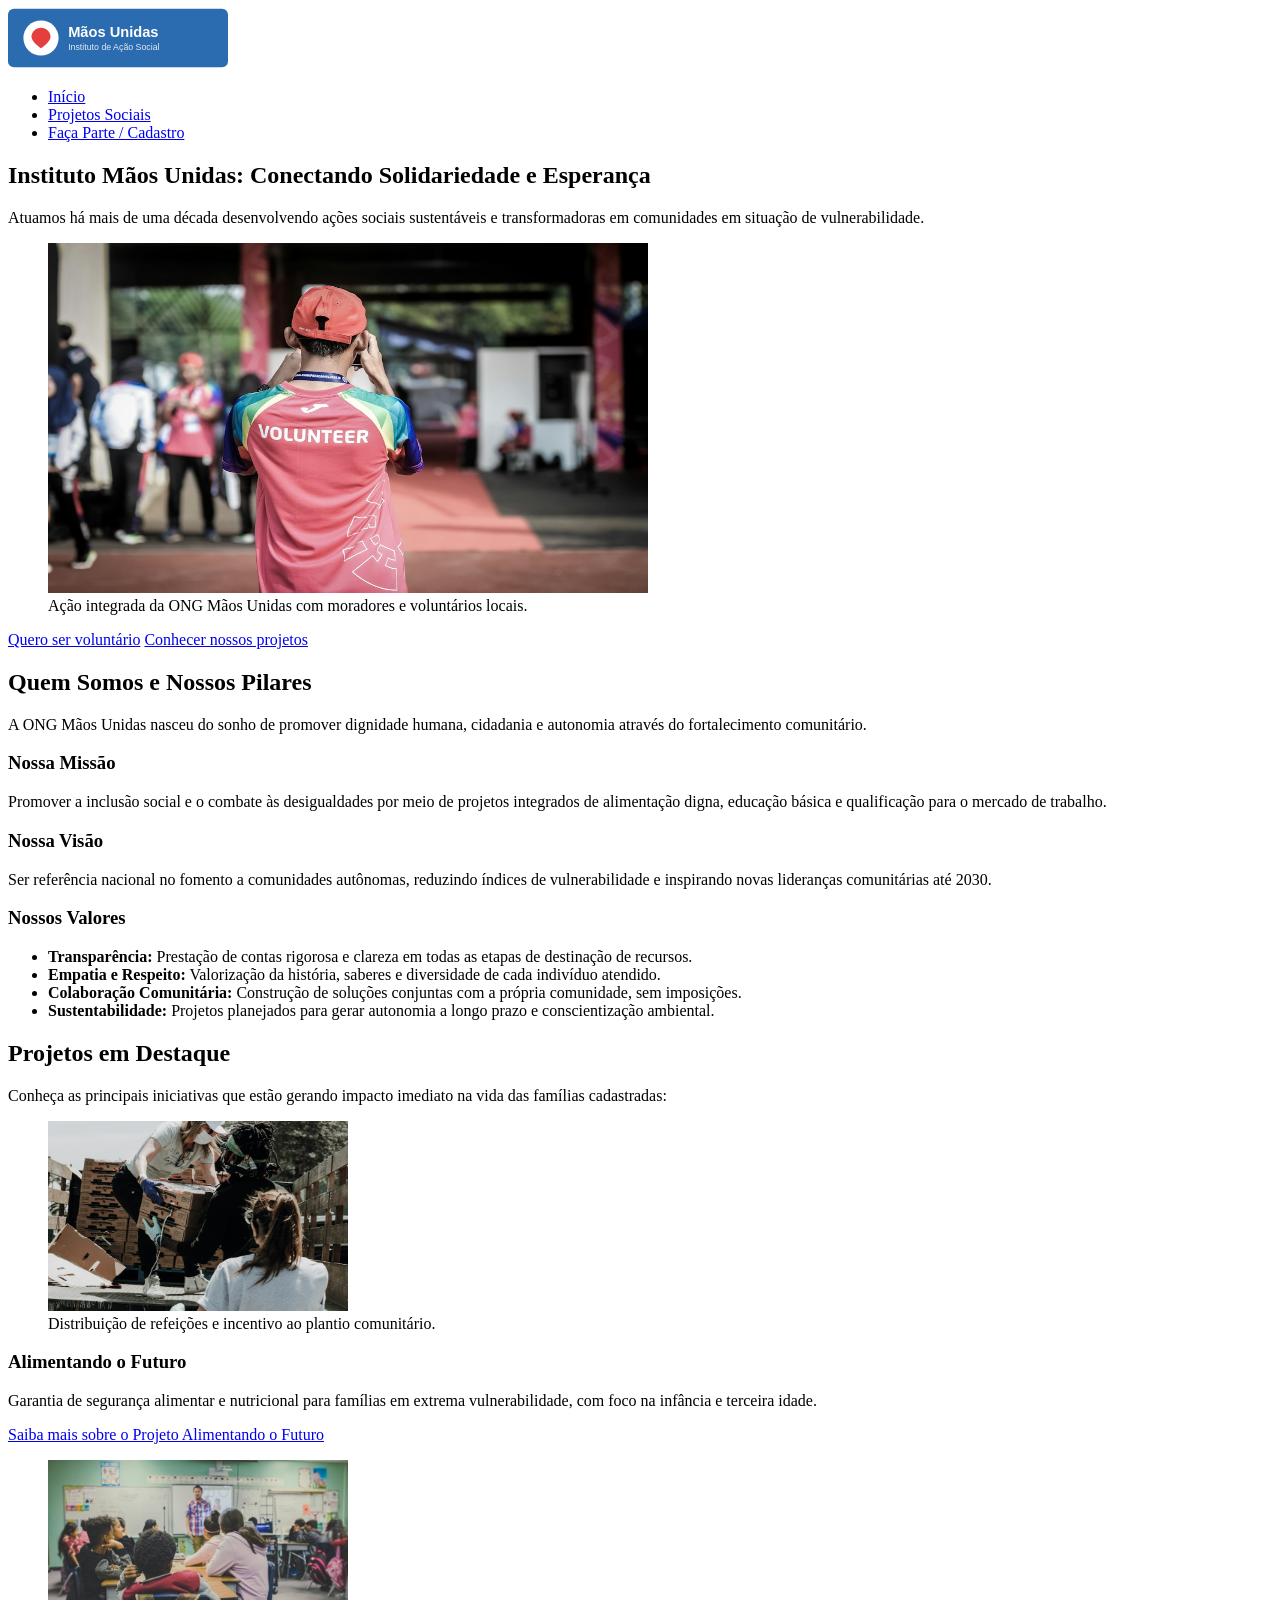
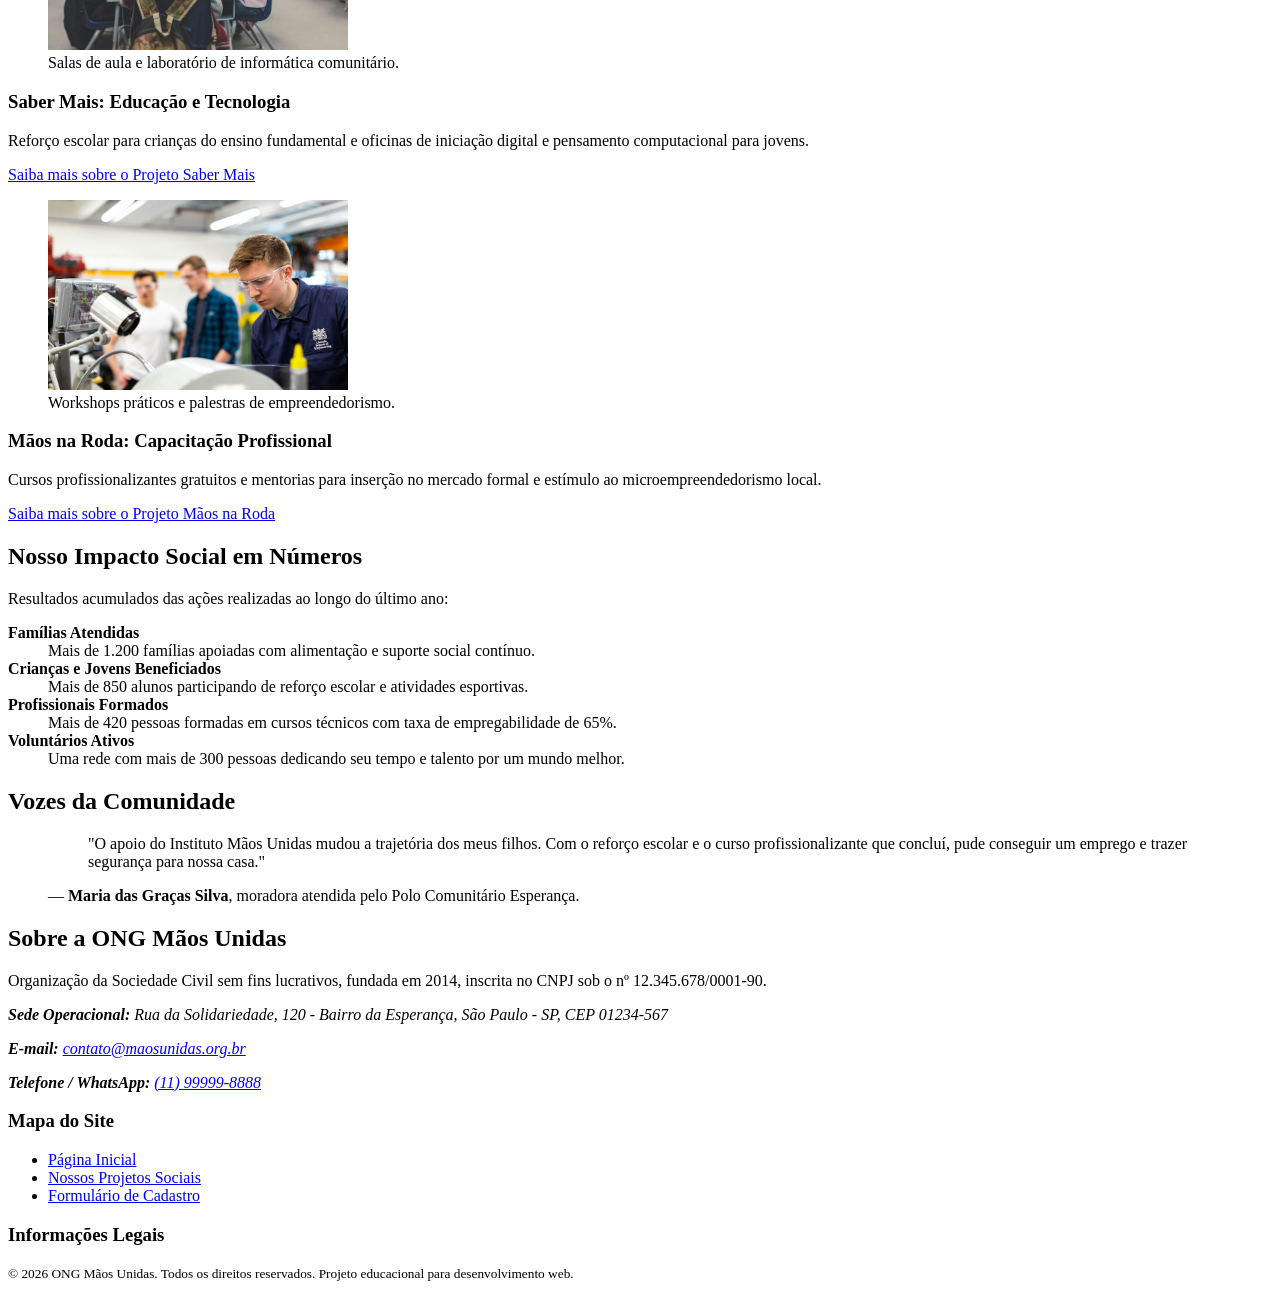
<file: index.html>
<!DOCTYPE html>
<html lang="pt-BR">
<head>
    <meta charset="UTF-8">
    <meta name="viewport" content="width=device-width, initial-scale=1.0">
    <meta name="description" content="ONG Mãos Unidas - Transformando realidades através da educação, segurança alimentar e capacitação profissional comunitária.">
    <meta name="keywords" content="ONG, terceiro setor, voluntariado, solidariedade, projetos sociais, doação">
    <meta name="author" content="ONG Mãos Unidas">
    <title>ONG Mãos Unidas | Página Inicial</title>
</head>
<body>

    <!-- CABEÇALHO PRINCIPAL DA APLICAÇÃO -->
    <header>
        <div>
            <a href="index.html">
                <img src="assets/images/logo.svg" alt="Logotipo da ONG Mãos Unidas - Duas mãos estilizadas formando um coração" width="220" height="60">
            </a>
        </div>
        
        <!-- MENU DE NAVEGAÇÃO PRINCIPAL -->
        <nav aria-label="Navegação Principal">
            <ul>
                <li><a href="index.html" aria-current="page">Início</a></li>
                <li><a href="pages/projetos.html">Projetos Sociais</a></li>
                <li><a href="pages/cadastro.html">Faça Parte / Cadastro</a></li>
            </ul>
        </nav>
    </header>

    <!-- CONTEÚDO PRINCIPAL DA PÁGINA INICIAL -->
    <main>

        <!-- SEÇÃO HERO / APRESENTAÇÃO -->
        <section aria-labelledby="titulo-hero">
            <h1 id="titulo-hero">Instituto Mãos Unidas: Conectando Solidariedade e Esperança</h1>
            <p>Atuamos há mais de uma década desenvolvendo ações sociais sustentáveis e transformadoras em comunidades em situação de vulnerabilidade.</p>
            
            <figure>
                <img src="assets/images/hero-ong.jpg" alt="Equipe de voluntários e membros da comunidade reunidos em ação social solidária" width="600" height="350">
                <figcaption>Ação integrada da ONG Mãos Unidas com moradores e voluntários locais.</figcaption>
            </figure>

            <p>
                <a href="pages/cadastro.html">Quero ser voluntário</a>
                <a href="pages/projetos.html">Conhecer nossos projetos</a>
            </p>
        </section>

        <!-- SEÇÃO QUEM SOMOS / PILARES INSTITUCIONAIS -->
        <section aria-labelledby="titulo-institucional">
            <h2 id="titulo-institucional">Quem Somos e Nossos Pilares</h2>
            <p>A ONG Mãos Unidas nasceu do sonho de promover dignidade humana, cidadania e autonomia através do fortalecimento comunitário.</p>

            <article>
                <h3>Nossa Missão</h3>
                <p>Promover a inclusão social e o combate às desigualdades por meio de projetos integrados de alimentação digna, educação básica e qualificação para o mercado de trabalho.</p>
            </article>

            <article>
                <h3>Nossa Visão</h3>
                <p>Ser referência nacional no fomento a comunidades autônomas, reduzindo índices de vulnerabilidade e inspirando novas lideranças comunitárias até 2030.</p>
            </article>

            <article>
                <h3>Nossos Valores</h3>
                <ul>
                    <li><strong>Transparência:</strong> Prestação de contas rigorosa e clareza em todas as etapas de destinação de recursos.</li>
                    <li><strong>Empatia e Respeito:</strong> Valorização da história, saberes e diversidade de cada indivíduo atendido.</li>
                    <li><strong>Colaboração Comunitária:</strong> Construção de soluções conjuntas com a própria comunidade, sem imposições.</li>
                    <li><strong>Sustentabilidade:</strong> Projetos planejados para gerar autonomia a longo prazo e conscientização ambiental.</li>
                </ul>
            </article>
        </section>

        <!-- SEÇÃO DESTAQUES DOS PROJETOS -->
        <section aria-labelledby="titulo-destaques">
            <h2 id="titulo-destaques">Projetos em Destaque</h2>
            <p>Conheça as principais iniciativas que estão gerando impacto imediato na vida das famílias cadastradas:</p>

            <!-- Card Destaque 1 -->
            <article>
                <figure>
                    <img src="assets/images/projeto-alimentacao.jpg" alt="Voluntários organizando alimentos frescos e cestas para distribuição comunitária" width="300" height="190">
                    <figcaption>Distribuição de refeições e incentivo ao plantio comunitário.</figcaption>
                </figure>
                <h3>Alimentando o Futuro</h3>
                <p>Garantia de segurança alimentar e nutricional para famílias em extrema vulnerabilidade, com foco na infância e terceira idade.</p>
                <p><a href="pages/projetos.html#projeto-alimentando">Saiba mais sobre o Projeto Alimentando o Futuro</a></p>
            </article>

            <!-- Card Destaque 2 -->
            <article>
                <figure>
                    <img src="assets/images/projeto-educacao.jpg" alt="Crianças e jovens em atividade de aprendizado e inclusão educacional" width="300" height="190">
                    <figcaption>Salas de aula e laboratório de informática comunitário.</figcaption>
                </figure>
                <h3>Saber Mais: Educação e Tecnologia</h3>
                <p>Reforço escolar para crianças do ensino fundamental e oficinas de iniciação digital e pensamento computacional para jovens.</p>
                <p><a href="pages/projetos.html#projeto-saber-mais">Saiba mais sobre o Projeto Saber Mais</a></p>
            </article>

            <!-- Card Destaque 3 -->
            <article>
                <figure>
                    <img src="assets/images/projeto-capacitacao.jpg" alt="Pessoas participando de oficina de capacitação profissional e técnica" width="300" height="190">
                    <figcaption>Workshops práticos e palestras de empreendedorismo.</figcaption>
                </figure>
                <h3>Mãos na Roda: Capacitação Profissional</h3>
                <p>Cursos profissionalizantes gratuitos e mentorias para inserção no mercado formal e estímulo ao microempreendedorismo local.</p>
                <p><a href="pages/projetos.html#projeto-maos-na-roda">Saiba mais sobre o Projeto Mãos na Roda</a></p>
            </article>
        </section>

        <!-- SEÇÃO RESULTADOS E IMPACTO -->
        <section aria-labelledby="titulo-impacto">
            <h2 id="titulo-impacto">Nosso Impacto Social em Números</h2>
            <p>Resultados acumulados das ações realizadas ao longo do último ano:</p>
            
            <dl>
                <dt><strong>Famílias Atendidas</strong></dt>
                <dd>Mais de 1.200 famílias apoiadas com alimentação e suporte social contínuo.</dd>

                <dt><strong>Crianças e Jovens Beneficiados</strong></dt>
                <dd>Mais de 850 alunos participando de reforço escolar e atividades esportivas.</dd>

                <dt><strong>Profissionais Formados</strong></dt>
                <dd>Mais de 420 pessoas formadas em cursos técnicos com taxa de empregabilidade de 65%.</dd>

                <dt><strong>Voluntários Ativos</strong></dt>
                <dd>Uma rede com mais de 300 pessoas dedicando seu tempo e talento por um mundo melhor.</dd>
            </dl>
        </section>

        <!-- CONTEÚDO COMPLEMENTAR (ASIDE) -->
        <aside aria-labelledby="titulo-depoimento">
            <h2 id="titulo-depoimento">Vozes da Comunidade</h2>
            <figure>
                <blockquote>
                    <p>"O apoio do Instituto Mãos Unidas mudou a trajetória dos meus filhos. Com o reforço escolar e o curso profissionalizante que concluí, pude conseguir um emprego e trazer segurança para nossa casa."</p>
                </blockquote>
                <figcaption>— <strong>Maria das Graças Silva</strong>, moradora atendida pelo Polo Comunitário Esperança.</figcaption>
            </figure>
        </aside>

    </main>

    <!-- RODAPÉ INSTITUCIONAL -->
    <footer>
        <section aria-labelledby="rodape-sobre">
            <h2 id="rodape-sobre">Sobre a ONG Mãos Unidas</h2>
            <p>Organização da Sociedade Civil sem fins lucrativos, fundada em 2014, inscrita no CNPJ sob o nº 12.345.678/0001-90.</p>
            
            <address>
                <p><strong>Sede Operacional:</strong> Rua da Solidariedade, 120 - Bairro da Esperança, São Paulo - SP, CEP 01234-567</p>
                <p><strong>E-mail:</strong> <a href="mailto:contato@maosunidas.org.br">contato@maosunidas.org.br</a></p>
                <p><strong>Telefone / WhatsApp:</strong> <a href="tel:+5511999998888">(11) 99999-8888</a></p>
            </address>
        </section>

        <!-- NAVEGAÇÃO SECUNDÁRIA DO RODAPÉ -->
        <nav aria-label="Links rápidos do rodapé">
            <h3>Mapa do Site</h3>
            <ul>
                <li><a href="index.html">Página Inicial</a></li>
                <li><a href="pages/projetos.html">Nossos Projetos Sociais</a></li>
                <li><a href="pages/cadastro.html">Formulário de Cadastro</a></li>
            </ul>
        </nav>

        <section aria-labelledby="rodape-direitos">
            <h3 id="rodape-direitos">Informações Legais</h3>
            <p><small>&copy; 2026 ONG Mãos Unidas. Todos os direitos reservados. Projeto educacional para desenvolvimento web.</small></p>
        </section>
    </footer>

</body>
</html>
</file>
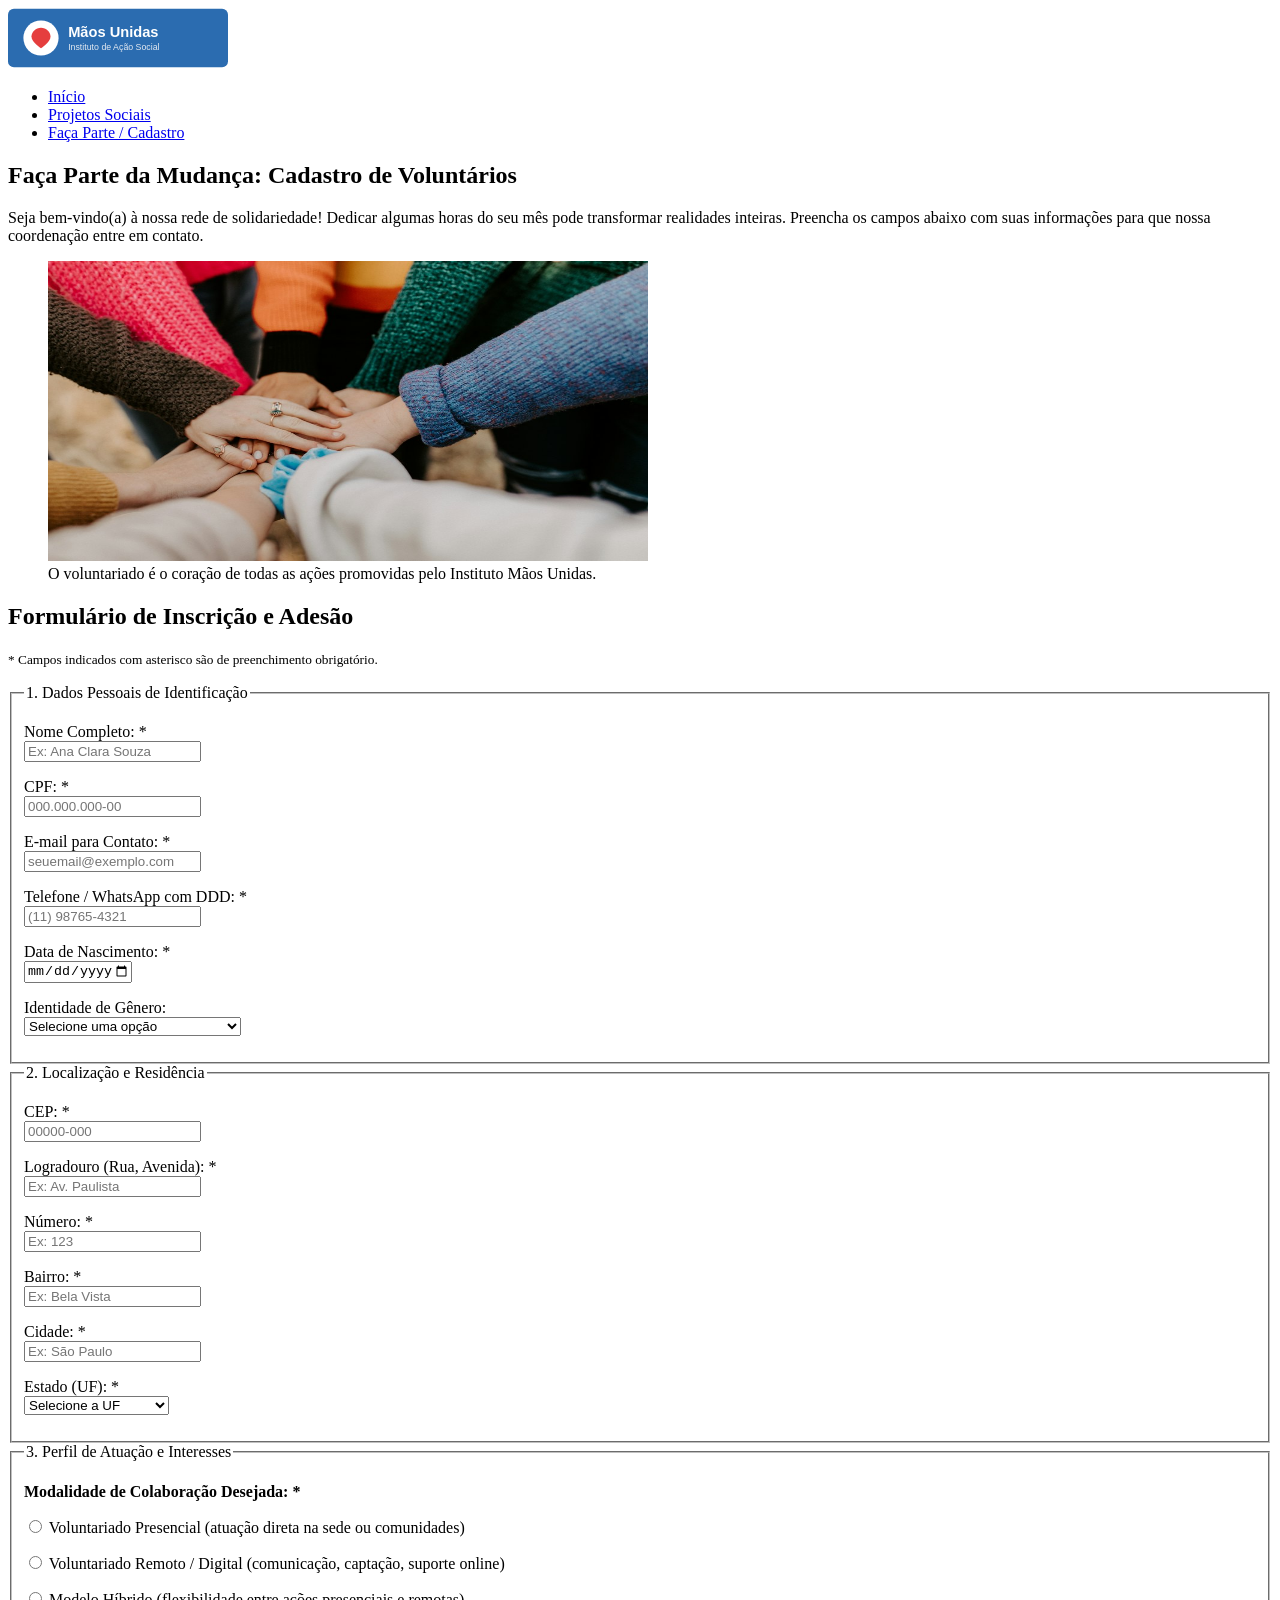
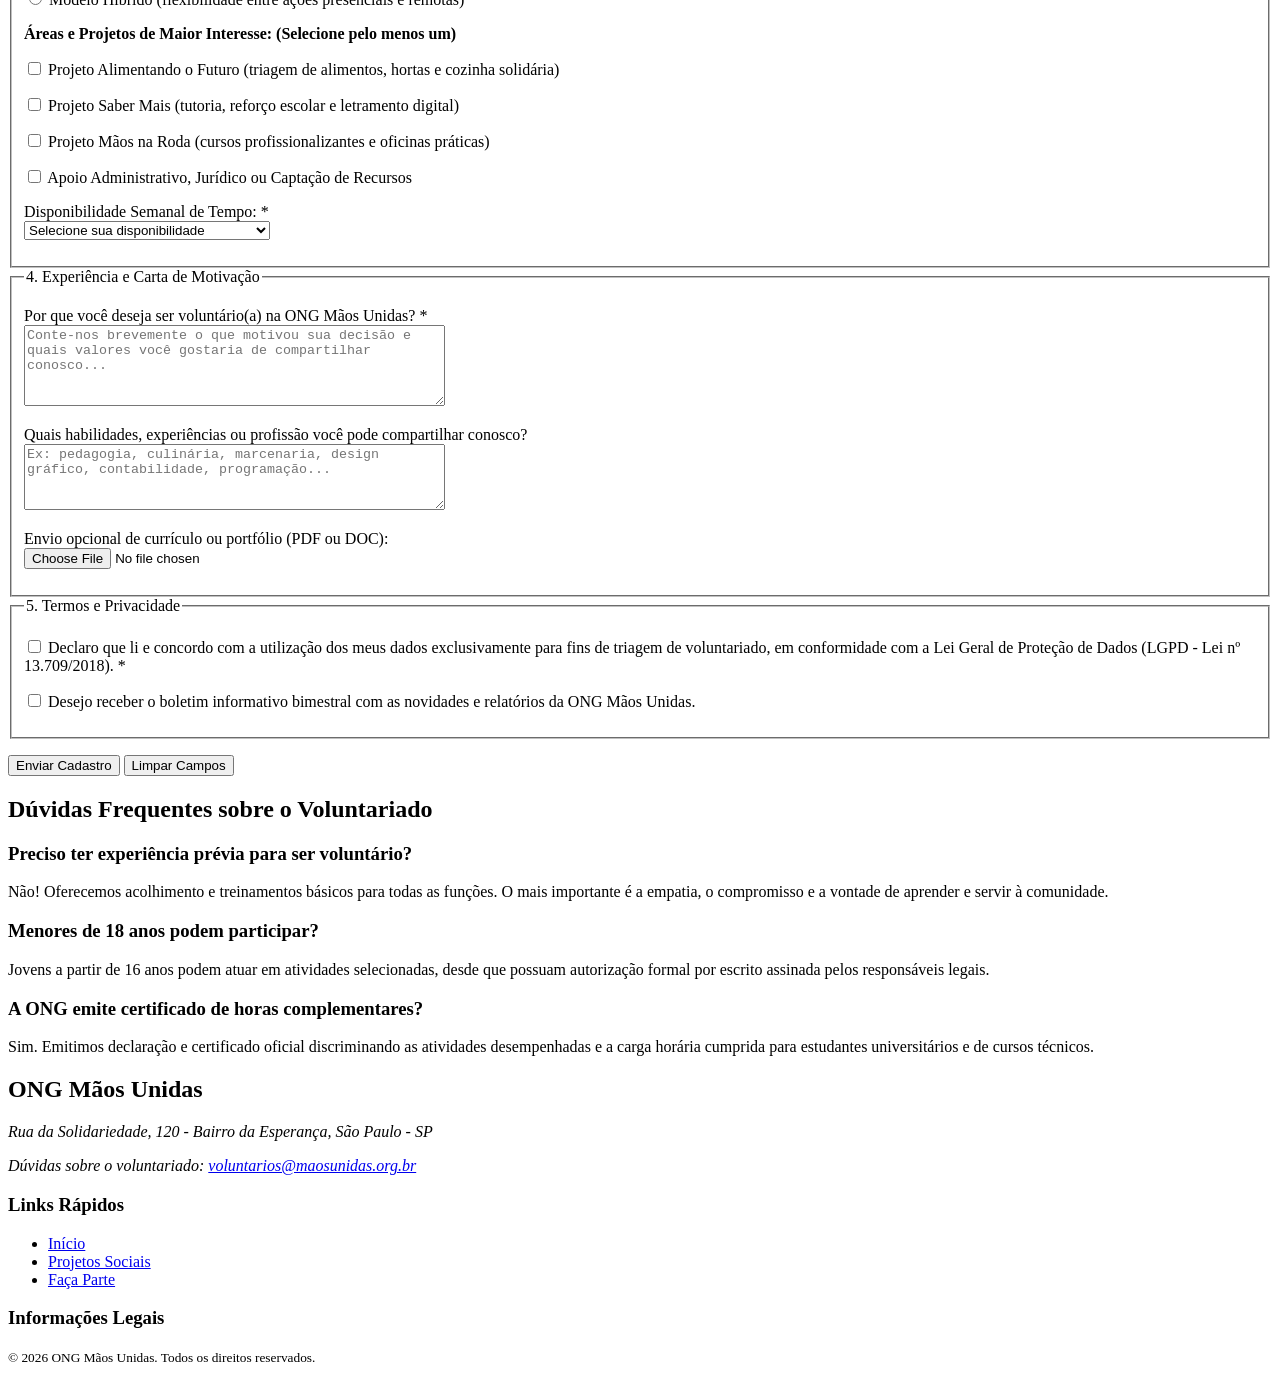
<file: pages/cadastro.html>
<!DOCTYPE html>
<html lang="pt-BR">
<head>
    <meta charset="UTF-8">
    <meta name="viewport" content="width=device-width, initial-scale=1.0">
    <meta name="description" content="Cadastre-se como voluntário na ONG Mãos Unidas e faça a diferença na vida de famílias em situação de vulnerabilidade.">
    <meta name="keywords" content="cadastro de voluntários, seja voluntário, terceiro setor, solidariedade, ONG Mãos Unidas">
    <meta name="author" content="ONG Mãos Unidas">
    <title>Faça Parte / Cadastro | ONG Mãos Unidas</title>
</head>
<body>

    <!-- CABEÇALHO DA PÁGINA -->
    <header>
        <div>
            <a href="../index.html">
                <img src="../assets/images/logo.svg" alt="Logotipo da ONG Mãos Unidas" width="220" height="60">
            </a>
        </div>

        <!-- MENU DE NAVEGAÇÃO PRINCIPAL -->
        <nav aria-label="Navegação Principal">
            <ul>
                <li><a href="../index.html">Início</a></li>
                <li><a href="projetos.html">Projetos Sociais</a></li>
                <li><a href="cadastro.html" aria-current="page">Faça Parte / Cadastro</a></li>
            </ul>
        </nav>
    </header>

    <!-- CONTEÚDO PRINCIPAL -->
    <main>

        <!-- SEÇÃO HERO / APRESENTAÇÃO DO CADASTRO -->
        <section aria-labelledby="titulo-cadastro">
            <h1 id="titulo-cadastro">Faça Parte da Mudança: Cadastro de Voluntários</h1>
            <p>Seja bem-vindo(a) à nossa rede de solidariedade! Dedicar algumas horas do seu mês pode transformar realidades inteiras. Preencha os campos abaixo com suas informações para que nossa coordenação entre em contato.</p>

            <figure>
                <img src="../assets/images/voluntariado.jpg" alt="Mãos de voluntários unidas em círculo simbolizando trabalho comunitário e cooperação" width="600" height="300">
                <figcaption>O voluntariado é o coração de todas as ações promovidas pelo Instituto Mãos Unidas.</figcaption>
            </figure>
        </section>

        <!-- SEÇÃO DO FORMULÁRIO DE CADASTRO -->
        <section aria-labelledby="titulo-formulario">
            <h2 id="titulo-formulario">Formulário de Inscrição e Adesão</h2>
            <p><small>* Campos indicados com asterisco são de preenchimento obrigatório.</small></p>

            <form action="#" method="post">

                <!-- GRUPO 1: DADOS PESSOAIS -->
                <fieldset>
                    <legend>1. Dados Pessoais de Identificação</legend>

                    <p>
                        <label for="nome-completo">Nome Completo: *</label><br>
                        <input type="text" id="nome-completo" name="nome_completo" placeholder="Ex: Ana Clara Souza" autocomplete="name" required minlength="3" maxlength="100">
                    </p>

                    <p>
                        <label for="cpf">CPF: *</label><br>
                        <input type="text" id="cpf" name="cpf" placeholder="000.000.000-00" pattern="[0-9]{3}\.[0-9]{3}\.[0-9]{3}-[0-9]{2}" title="Digite um CPF válido no formato: 000.000.000-00" maxlength="14" required>
                    </p>

                    <p>
                        <label for="email">E-mail para Contato: *</label><br>
                        <input type="email" id="email" name="email" placeholder="seuemail@exemplo.com" autocomplete="email" required>
                    </p>

                    <p>
                        <label for="telefone">Telefone / WhatsApp com DDD: *</label><br>
                        <input type="tel" id="telefone" name="telefone" placeholder="(11) 98765-4321" pattern="\([0-9]{2}\)\s[0-9]{4,5}-[0-9]{4}" title="Digite o telefone no formato: (XX) XXXXX-XXXX ou (XX) XXXX-XXXX" maxlength="15" autocomplete="tel" required>
                    </p>

                    <p>
                        <label for="data-nascimento">Data de Nascimento: *</label><br>
                        <input type="date" id="data-nascimento" name="data_nascimento" min="1920-01-01" max="2010-12-31" required>
                    </p>

                    <p>
                        <label for="genero">Identidade de Gênero:</label><br>
                        <select id="genero" name="genero">
                            <option value="">Selecione uma opção</option>
                            <option value="feminino">Feminino</option>
                            <option value="masculino">Masculino</option>
                            <option value="nao-binario">Não-binário</option>
                            <option value="outro">Outro / Prefiro me autodescrever</option>
                            <option value="nao-informar">Prefiro não informar</option>
                        </select>
                    </p>
                </fieldset>

                <!-- GRUPO 2: ENDEREÇO E LOCALIZAÇÃO -->
                <fieldset>
                    <legend>2. Localização e Residência</legend>

                    <p>
                        <label for="cep">CEP: *</label><br>
                        <input type="text" id="cep" name="cep" placeholder="00000-000" pattern="[0-9]{5}-[0-9]{3}" title="Digite o CEP no formato: 00000-000" maxlength="9" autocomplete="postal-code" required>
                    </p>

                    <p>
                        <label for="logradouro">Logradouro (Rua, Avenida): *</label><br>
                        <input type="text" id="logradouro" name="logradouro" placeholder="Ex: Av. Paulista" required>
                    </p>

                    <p>
                        <label for="numero">Número: *</label><br>
                        <input type="text" id="numero" name="numero" placeholder="Ex: 123" required>
                    </p>

                    <p>
                        <label for="bairro">Bairro: *</label><br>
                        <input type="text" id="bairro" name="bairro" placeholder="Ex: Bela Vista" required>
                    </p>

                    <p>
                        <label for="cidade">Cidade: *</label><br>
                        <input type="text" id="cidade" name="cidade" placeholder="Ex: São Paulo" required>
                    </p>

                    <p>
                        <label for="estado">Estado (UF): *</label><br>
                        <select id="estado" name="estado" required>
                            <option value="">Selecione a UF</option>
                            <option value="AC">Acre</option>
                            <option value="AL">Alagoas</option>
                            <option value="AP">Amapá</option>
                            <option value="AM">Amazonas</option>
                            <option value="BA">Bahia</option>
                            <option value="CE">Ceará</option>
                            <option value="DF">Distrito Federal</option>
                            <option value="ES">Espírito Santo</option>
                            <option value="GO">Goiás</option>
                            <option value="MA">Maranhão</option>
                            <option value="MT">Mato Grosso</option>
                            <option value="MS">Mato Grosso do Sul</option>
                            <option value="MG">Minas Gerais</option>
                            <option value="PA">Pará</option>
                            <option value="PB">Paraíba</option>
                            <option value="PR">Paraná</option>
                            <option value="PE">Pernambuco</option>
                            <option value="PI">Piauí</option>
                            <option value="RJ">Rio de Janeiro</option>
                            <option value="RN">Rio Grande do Norte</option>
                            <option value="RS">Rio Grande do Sul</option>
                            <option value="RO">Rondônia</option>
                            <option value="RR">Roraima</option>
                            <option value="SC">Santa Catarina</option>
                            <option value="SP">São Paulo</option>
                            <option value="SE">Sergipe</option>
                            <option value="TO">Tocantins</option>
                        </select>
                    </p>
                </fieldset>

                <!-- GRUPO 3: PREFERÊNCIAS DE VOLUNTARIADO -->
                <fieldset>
                    <legend>3. Perfil de Atuação e Interesses</legend>

                    <p><strong>Modalidade de Colaboração Desejada: *</strong></p>
                    <p>
                        <input type="radio" id="modalidade-presencial" name="modalidade" value="presencial" required>
                        <label for="modalidade-presencial">Voluntariado Presencial (atuação direta na sede ou comunidades)</label>
                    </p>
                    <p>
                        <input type="radio" id="modalidade-remoto" name="modalidade" value="remoto">
                        <label for="modalidade-remoto">Voluntariado Remoto / Digital (comunicação, captação, suporte online)</label>
                    </p>
                    <p>
                        <input type="radio" id="modalidade-hibrido" name="modalidade" value="hibrido">
                        <label for="modalidade-hibrido">Modelo Híbrido (flexibilidade entre ações presenciais e remotas)</label>
                    </p>

                    <p><strong>Áreas e Projetos de Maior Interesse: (Selecione pelo menos um)</strong></p>
                    <p>
                        <input type="checkbox" id="area-alimentacao" name="areas_interesse[]" value="alimentacao">
                        <label for="area-alimentacao">Projeto Alimentando o Futuro (triagem de alimentos, hortas e cozinha solidária)</label>
                    </p>
                    <p>
                        <input type="checkbox" id="area-educacao" name="areas_interesse[]" value="educacao">
                        <label for="area-educacao">Projeto Saber Mais (tutoria, reforço escolar e letramento digital)</label>
                    </p>
                    <p>
                        <input type="checkbox" id="area-capacitacao" name="areas_interesse[]" value="capacitacao">
                        <label for="area-capacitacao">Projeto Mãos na Roda (cursos profissionalizantes e oficinas práticas)</label>
                    </p>
                    <p>
                        <input type="checkbox" id="area-administrativo" name="areas_interesse[]" value="administrativo">
                        <label for="area-administrativo">Apoio Administrativo, Jurídico ou Captação de Recursos</label>
                    </p>

                    <p>
                        <label for="disponibilidade">Disponibilidade Semanal de Tempo: *</label><br>
                        <select id="disponibilidade" name="disponibilidade" required>
                            <option value="">Selecione sua disponibilidade</option>
                            <option value="1-2h">De 1 a 2 horas por semana</option>
                            <option value="3-5h">De 3 a 5 horas por semana</option>
                            <option value="finais-semana">Apenas aos finais de semana</option>
                            <option value="eventual">Ações pontuais e eventos específicos</option>
                        </select>
                    </p>
                </fieldset>

                <!-- GRUPO 4: HABILIDADES E MOTIVAÇÃO -->
                <fieldset>
                    <legend>4. Experiência e Carta de Motivação</legend>

                    <p>
                        <label for="motivacao">Por que você deseja ser voluntário(a) na ONG Mãos Unidas? *</label><br>
                        <textarea id="motivacao" name="motivacao" rows="5" cols="50" placeholder="Conte-nos brevemente o que motivou sua decisão e quais valores você gostaria de compartilhar conosco..." required></textarea>
                    </p>

                    <p>
                        <label for="habilidades">Quais habilidades, experiências ou profissão você pode compartilhar conosco?</label><br>
                        <textarea id="habilidades" name="habilidades" rows="4" cols="50" placeholder="Ex: pedagogia, culinária, marcenaria, design gráfico, contabilidade, programação..."></textarea>
                    </p>

                    <p>
                        <label for="curriculo">Envio opcional de currículo ou portfólio (PDF ou DOC):</label><br>
                        <input type="file" id="curriculo" name="curriculo" accept=".pdf,.doc,.docx">
                    </p>
                </fieldset>

                <!-- TERMOS E CONSENTIMENTO LGPD -->
                <fieldset>
                    <legend>5. Termos e Privacidade</legend>

                    <p>
                        <input type="checkbox" id="termo-lgpd" name="termo_lgpd" required>
                        <label for="termo-lgpd">Declaro que li e concordo com a utilização dos meus dados exclusivamente para fins de triagem de voluntariado, em conformidade com a Lei Geral de Proteção de Dados (LGPD - Lei nº 13.709/2018). *</label>
                    </p>

                    <p>
                        <input type="checkbox" id="receber-noticias" name="receber_noticias" value="sim">
                        <label for="receber-noticias">Desejo receber o boletim informativo bimestral com as novidades e relatórios da ONG Mãos Unidas.</label>
                    </p>
                </fieldset>

                <!-- AÇÕES DO FORMULÁRIO -->
                <p>
                    <button type="submit">Enviar Cadastro</button>
                    <button type="reset">Limpar Campos</button>
                </p>

            </form>
        </section>

        <!-- CONTEÚDO COMPLEMENTAR: PERGUNTAS FREQUENTES (ASIDE) -->
        <aside aria-labelledby="titulo-faq">
            <h2 id="titulo-faq">Dúvidas Frequentes sobre o Voluntariado</h2>

            <article>
                <h3>Preciso ter experiência prévia para ser voluntário?</h3>
                <p>Não! Oferecemos acolhimento e treinamentos básicos para todas as funções. O mais importante é a empatia, o compromisso e a vontade de aprender e servir à comunidade.</p>
            </article>

            <article>
                <h3>Menores de 18 anos podem participar?</h3>
                <p>Jovens a partir de 16 anos podem atuar em atividades selecionadas, desde que possuam autorização formal por escrito assinada pelos responsáveis legais.</p>
            </article>

            <article>
                <h3>A ONG emite certificado de horas complementares?</h3>
                <p>Sim. Emitimos declaração e certificado oficial discriminando as atividades desempenhadas e a carga horária cumprida para estudantes universitários e de cursos técnicos.</p>
            </article>
        </aside>

    </main>

    <!-- RODAPÉ DA PÁGINA -->
    <footer>
        <section aria-labelledby="rodape-cadastro-sobre">
            <h2 id="rodape-cadastro-sobre">ONG Mãos Unidas</h2>
            <address>
                <p>Rua da Solidariedade, 120 - Bairro da Esperança, São Paulo - SP</p>
                <p>Dúvidas sobre o voluntariado: <a href="mailto:voluntarios@maosunidas.org.br">voluntarios@maosunidas.org.br</a></p>
            </address>
        </section>

        <nav aria-label="Navegação complementar">
            <h3>Links Rápidos</h3>
            <ul>
                <li><a href="../index.html">Início</a></li>
                <li><a href="projetos.html">Projetos Sociais</a></li>
                <li><a href="cadastro.html">Faça Parte</a></li>
            </ul>
        </nav>

        <section aria-labelledby="rodape-cadastro-copy">
            <h3 id="rodape-cadastro-copy">Informações Legais</h3>
            <p><small>&copy; 2026 ONG Mãos Unidas. Todos os direitos reservados.</small></p>
        </section>
    </footer>

</body>
</html>
</file>
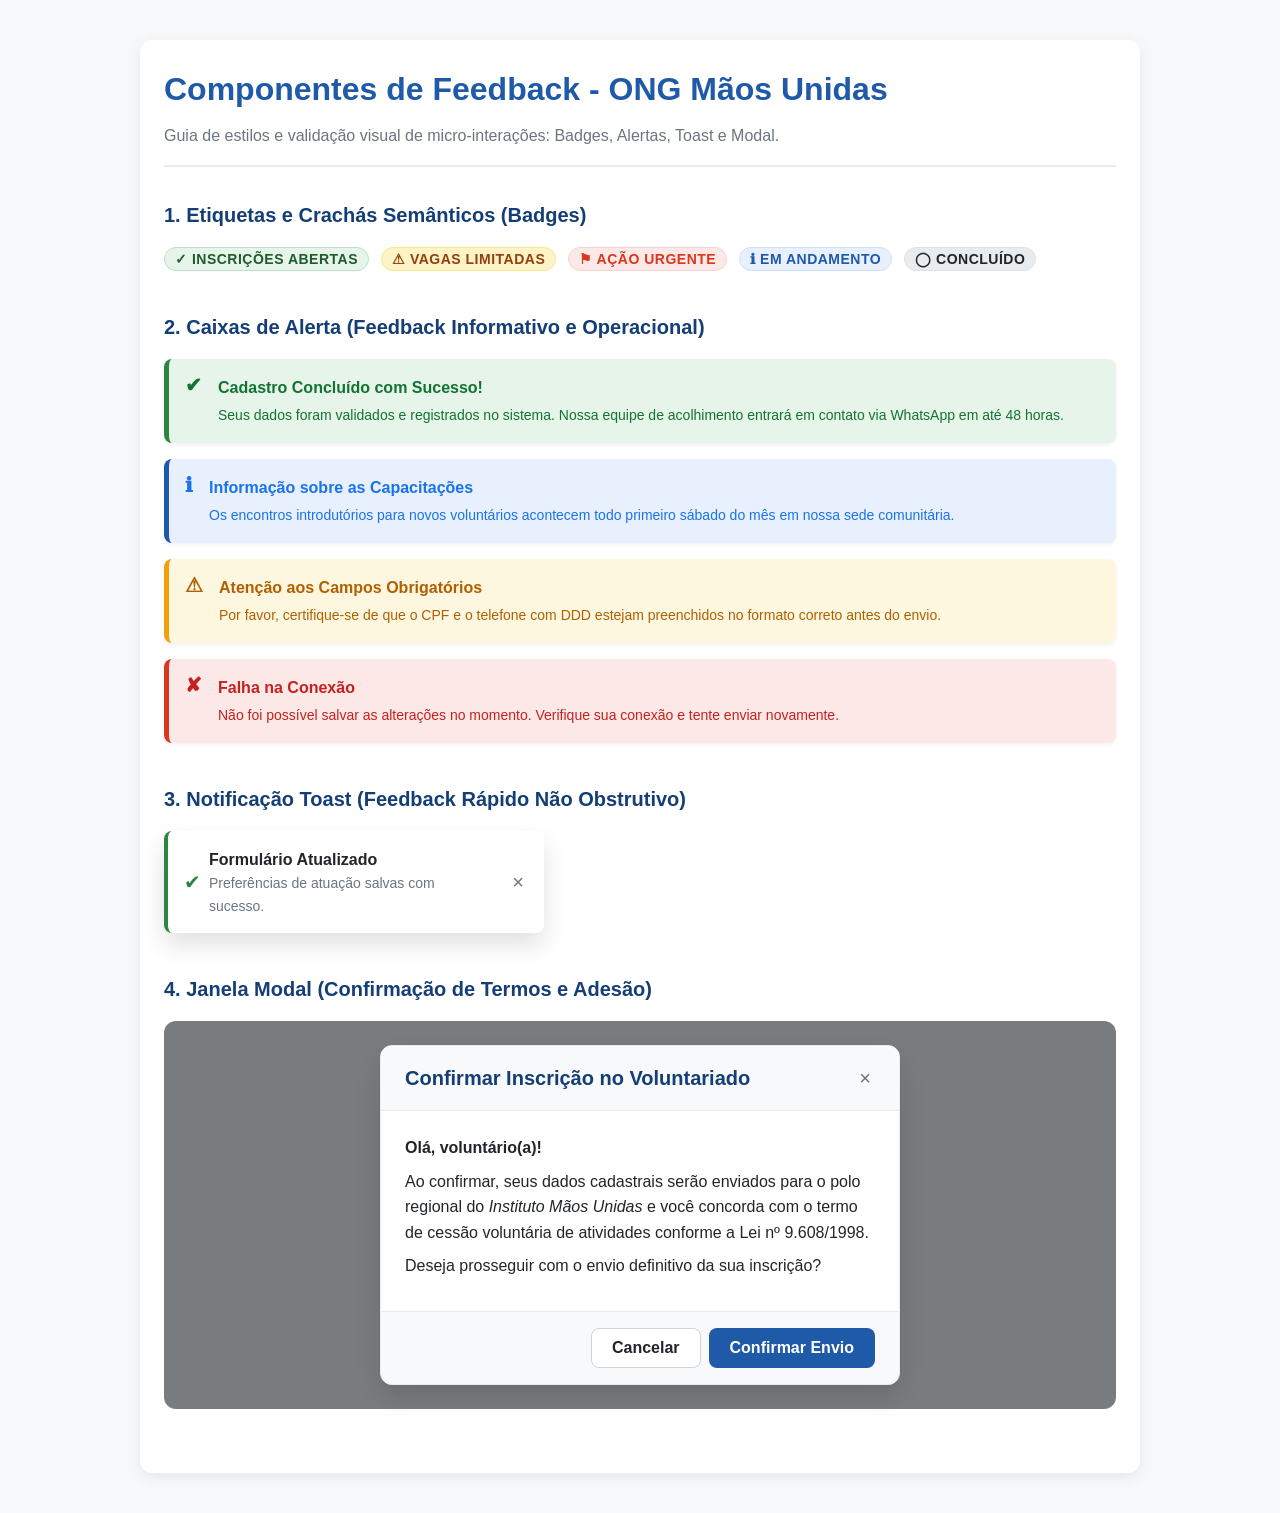
<file: pages/feedback.html>
<!DOCTYPE html>
<html lang="pt-BR">
<head>
    <meta charset="UTF-8">
    <meta name="viewport" content="width=device-width, initial-scale=1.0">
    <title>Componentes de Feedback | ONG Mãos Unidas</title>
    <link rel="stylesheet" href="../assets/css/style.css">
    <style>
        .showcase-container {
            max-width: 1000px;
            margin: 40px auto;
            padding: 24px;
            background: #ffffff;
            border-radius: 12px;
            box-shadow: 0 4px 16px rgba(0,0,0,0.08);
        }
        .showcase-header {
            margin-bottom: 32px;
            padding-bottom: 16px;
            border-bottom: 2px solid #e9ecef;
        }
        .showcase-header h1 {
            color: #1e5aa8;
            font-size: 2rem;
            margin-bottom: 8px;
        }
        .showcase-header p {
            color: #6c757d;
        }
        .section-block {
            margin-bottom: 40px;
        }
        .section-title {
            font-size: 1.25rem;
            color: #143e75;
            margin-bottom: 16px;
            display: flex;
            align-items: center;
            gap: 8px;
        }
        .badges-grid {
            display: flex;
            flex-wrap: wrap;
            gap: 12px;
            align-items: center;
        }
    </style>
</head>
<body>

    <main class="showcase-container">
        <header class="showcase-header">
            <h1>Componentes de Feedback - ONG Mãos Unidas</h1>
            <p>Guia de estilos e validação visual de micro-interações: Badges, Alertas, Toast e Modal.</p>
        </header>

        <!-- 1. CATEGORIZAÇÃO POR ETIQUETAS (BADGES) -->
        <section class="section-block" aria-labelledby="sec-badges">
            <h2 id="sec-badges" class="section-title">1. Etiquetas e Crachás Semânticos (Badges)</h2>
            <div class="badges-grid">
                <span class="badge badge-success">&#10003; Inscrições Abertas</span>
                <span class="badge badge-warning">&#9888; Vagas Limitadas</span>
                <span class="badge badge-danger">&#9873; Ação Urgente</span>
                <span class="badge badge-info">&#8505; Em Andamento</span>
                <span class="badge badge-neutral">&#9711; Concluído</span>
            </div>
        </section>

        <!-- 2. CAIXAS DE ALERTA -->
        <section class="section-block" aria-labelledby="sec-alertas">
            <h2 id="sec-alertas" class="section-title">2. Caixas de Alerta (Feedback Informativo e Operacional)</h2>
            
            <div class="alert alert-success" role="alert">
                <div class="alert-icon">&#10004;</div>
                <div class="alert-content">
                    <h4>Cadastro Concluído com Sucesso!</h4>
                    <p>Seus dados foram validados e registrados no sistema. Nossa equipe de acolhimento entrará em contato via WhatsApp em até 48 horas.</p>
                </div>
            </div>

            <div class="alert alert-info" role="status">
                <div class="alert-icon">&#8505;</div>
                <div class="alert-content">
                    <h4>Informação sobre as Capacitações</h4>
                    <p>Os encontros introdutórios para novos voluntários acontecem todo primeiro sábado do mês em nossa sede comunitária.</p>
                </div>
            </div>

            <div class="alert alert-warning" role="alert">
                <div class="alert-icon">&#9888;</div>
                <div class="alert-content">
                    <h4>Atenção aos Campos Obrigatórios</h4>
                    <p>Por favor, certifique-se de que o CPF e o telefone com DDD estejam preenchidos no formato correto antes do envio.</p>
                </div>
            </div>

            <div class="alert alert-danger" role="alert">
                <div class="alert-icon">&#10008;</div>
                <div class="alert-content">
                    <h4>Falha na Conexão</h4>
                    <p>Não foi possível salvar as alterações no momento. Verifique sua conexão e tente enviar novamente.</p>
                </div>
            </div>
        </section>

        <!-- 3. NOTIFICAÇÃO TOAST (NÃO OBSTRUTIVA) -->
        <section class="section-block" aria-labelledby="sec-toast">
            <h2 id="sec-toast" class="section-title">3. Notificação Toast (Feedback Rápido Não Obstrutivo)</h2>
            <div class="toast-container">
                <aside class="toast" role="status" aria-live="polite">
                    <div class="toast-body">
                        <span style="color: #2e8540; font-size: 1.25rem;">&#10004;</span>
                        <div>
                            <div class="toast-title">Formulário Atualizado</div>
                            <div class="toast-desc">Preferências de atuação salvas com sucesso.</div>
                        </div>
                    </div>
                    <button class="toast-close" aria-label="Fechar notificação">&times;</button>
                </aside>
            </div>
        </section>

        <!-- 4. MODAL SEMÂNTICO (DIÁLOGO DE CONFIRMAÇÃO) -->
        <section class="section-block" aria-labelledby="sec-modal">
            <h2 id="sec-modal" class="section-title">4. Janela Modal (Confirmação de Termos e Adesão)</h2>
            
            <div class="modal-overlay">
                <div class="modal-dialog" role="dialog" aria-modal="true" aria-labelledby="modal-titulo">
                    <header class="modal-header">
                        <h3 id="modal-titulo">Confirmar Inscrição no Voluntariado</h3>
                        <button class="toast-close" aria-label="Fechar janela">&times;</button>
                    </header>
                    <div class="modal-body">
                        <p><strong>Olá, voluntário(a)!</strong></p>
                        <p>Ao confirmar, seus dados cadastrais serão enviados para o polo regional do <em>Instituto Mãos Unidas</em> e você concorda com o termo de cessão voluntária de atividades conforme a Lei nº 9.608/1998.</p>
                        <p>Deseja prosseguir com o envio definitivo da sua inscrição?</p>
                    </div>
                    <footer class="modal-footer">
                        <button type="button" class="btn btn-secondary">Cancelar</button>
                        <button type="button" class="btn btn-primary">Confirmar Envio</button>
                    </footer>
                </div>
            </div>
        </section>
    </main>

</body>
</html>
</file>
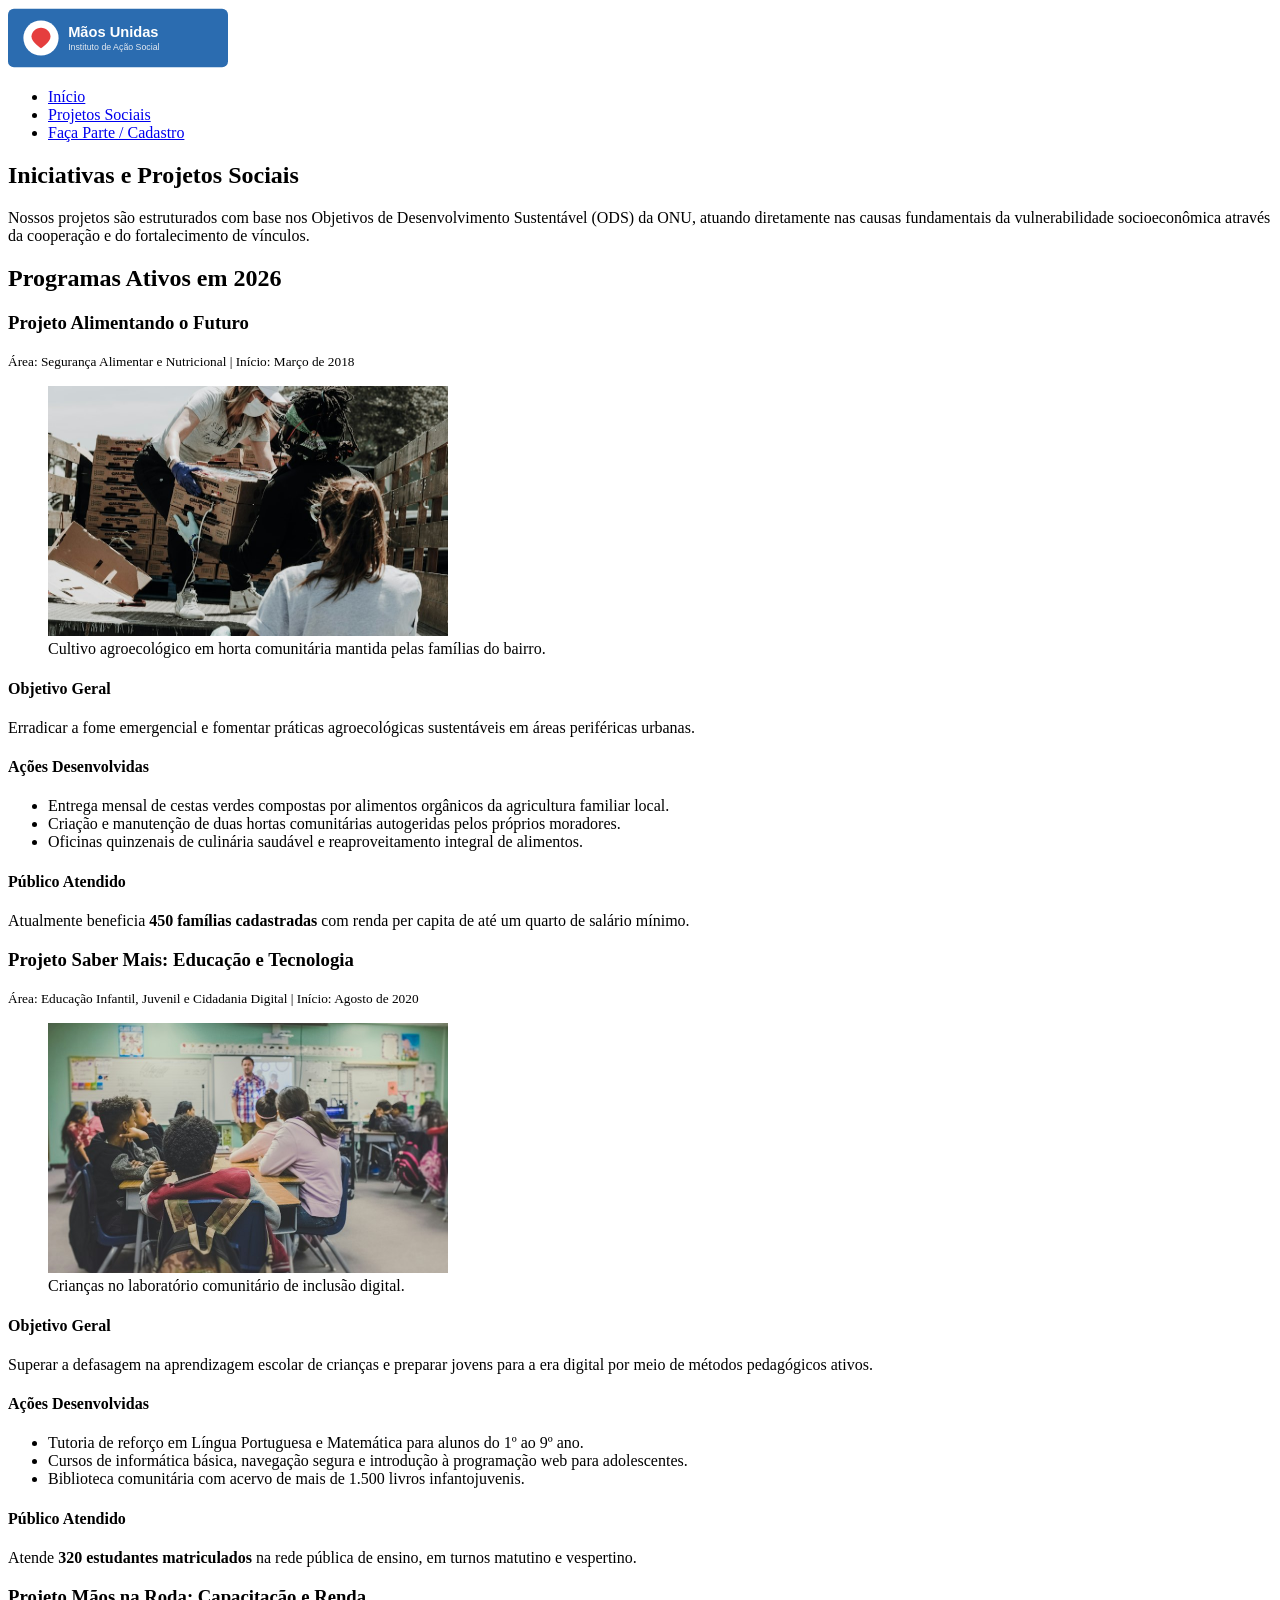
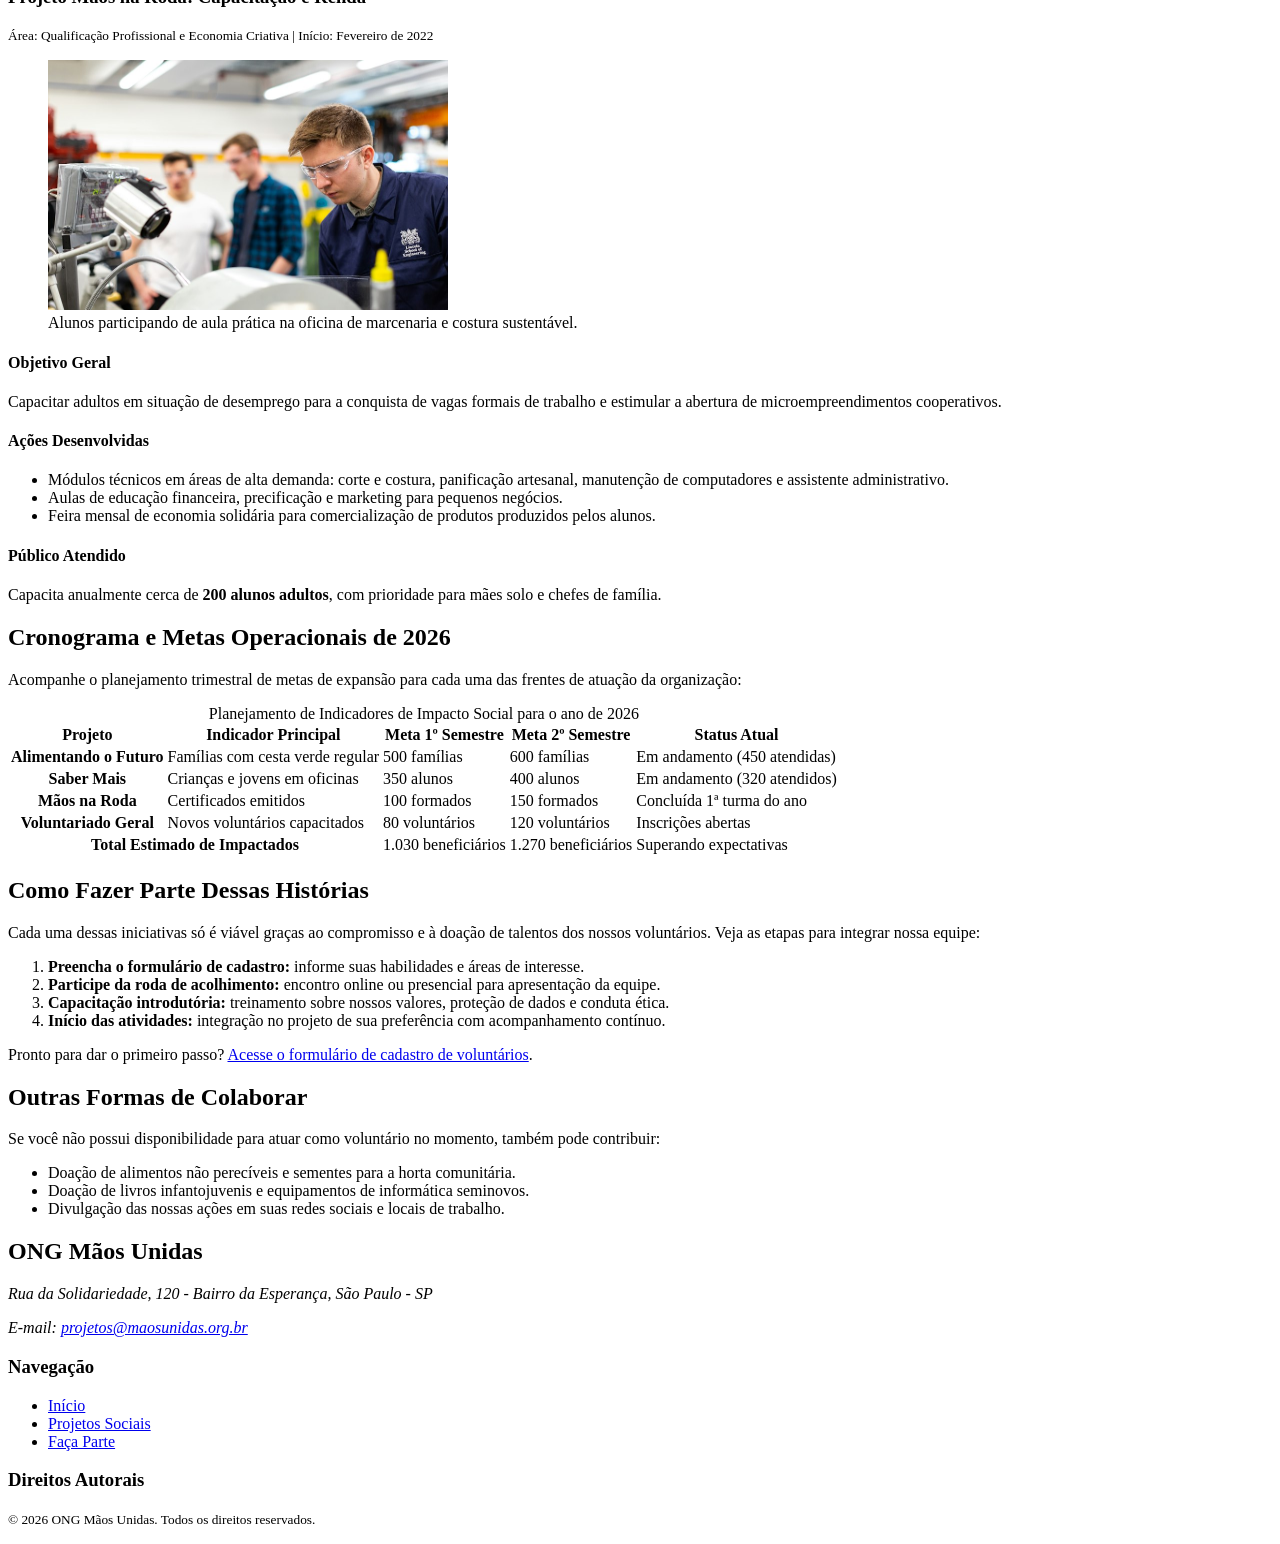
<file: pages/projetos.html>
<!DOCTYPE html>
<html lang="pt-BR">
<head>
    <meta charset="UTF-8">
    <meta name="viewport" content="width=device-width, initial-scale=1.0">
    <meta name="description" content="Conheça os projetos sociais desenvolvidos pela ONG Mãos Unidas em benefício de crianças, jovens e famílias em situação de vulnerabilidade.">
    <meta name="keywords" content="projetos sociais, combate à fome, educação, cursos profissionalizantes, voluntariado">
    <meta name="author" content="ONG Mãos Unidas">
    <title>Projetos Sociais | ONG Mãos Unidas</title>
</head>
<body>

    <!-- CABEÇALHO DA PÁGINA -->
    <header>
        <div>
            <a href="../index.html">
                <img src="../assets/images/logo.svg" alt="Logotipo da ONG Mãos Unidas" width="220" height="60">
            </a>
        </div>

        <!-- MENU DE NAVEGAÇÃO PRINCIPAL -->
        <nav aria-label="Navegação Principal">
            <ul>
                <li><a href="../index.html">Início</a></li>
                <li><a href="projetos.html" aria-current="page">Projetos Sociais</a></li>
                <li><a href="cadastro.html">Faça Parte / Cadastro</a></li>
            </ul>
        </nav>
    </header>

    <!-- CONTEÚDO PRINCIPAL -->
    <main>

        <!-- SEÇÃO DE INTRODUÇÃO DA PÁGINA DE PROJETOS -->
        <section aria-labelledby="titulo-projetos">
            <h1 id="titulo-projetos">Iniciativas e Projetos Sociais</h1>
            <p>Nossos projetos são estruturados com base nos Objetivos de Desenvolvimento Sustentável (ODS) da ONU, atuando diretamente nas causas fundamentais da vulnerabilidade socioeconômica através da cooperação e do fortalecimento de vínculos.</p>
        </section>

        <!-- SEÇÃO DETALHADA DOS PROJETOS SOCIAIS -->
        <section aria-labelledby="titulo-iniciativas">
            <h2 id="titulo-iniciativas">Programas Ativos em 2026</h2>

            <!-- Artigo Projeto 1 -->
            <article id="projeto-alimentando">
                <header>
                    <h3>Projeto Alimentando o Futuro</h3>
                    <p><small>Área: Segurança Alimentar e Nutricional | Início: Março de 2018</small></p>
                </header>

                <figure>
                    <img src="../assets/images/projeto-alimentacao.jpg" alt="Ação de segurança alimentar com distribuição de mantimentos e produtos da horta comunitária" width="400" height="250">
                    <figcaption>Cultivo agroecológico em horta comunitária mantida pelas famílias do bairro.</figcaption>
                </figure>

                <h4>Objetivo Geral</h4>
                <p>Erradicar a fome emergencial e fomentar práticas agroecológicas sustentáveis em áreas periféricas urbanas.</p>

                <h4>Ações Desenvolvidas</h4>
                <ul>
                    <li>Entrega mensal de cestas verdes compostas por alimentos orgânicos da agricultura familiar local.</li>
                    <li>Criação e manutenção de duas hortas comunitárias autogeridas pelos próprios moradores.</li>
                    <li>Oficinas quinzenais de culinária saudável e reaproveitamento integral de alimentos.</li>
                </ul>

                <h4>Público Atendido</h4>
                <p>Atualmente beneficia <strong>450 famílias cadastradas</strong> com renda per capita de até um quarto de salário mínimo.</p>
            </article>

            <!-- Artigo Projeto 2 -->
            <article id="projeto-saber-mais">
                <header>
                    <h3>Projeto Saber Mais: Educação e Tecnologia</h3>
                    <p><small>Área: Educação Infantil, Juvenil e Cidadania Digital | Início: Agosto de 2020</small></p>
                </header>

                <figure>
                    <img src="../assets/images/projeto-educacao.jpg" alt="Estudantes em sala de aula do projeto educacional e tecnológico Saber Mais" width="400" height="250">
                    <figcaption>Crianças no laboratório comunitário de inclusão digital.</figcaption>
                </figure>

                <h4>Objetivo Geral</h4>
                <p>Superar a defasagem na aprendizagem escolar de crianças e preparar jovens para a era digital por meio de métodos pedagógicos ativos.</p>

                <h4>Ações Desenvolvidas</h4>
                <ul>
                    <li>Tutoria de reforço em Língua Portuguesa e Matemática para alunos do 1º ao 9º ano.</li>
                    <li>Cursos de informática básica, navegação segura e introdução à programação web para adolescentes.</li>
                    <li>Biblioteca comunitária com acervo de mais de 1.500 livros infantojuvenis.</li>
                </ul>

                <h4>Público Atendido</h4>
                <p>Atende <strong>320 estudantes matriculados</strong> na rede pública de ensino, em turnos matutino e vespertino.</p>
            </article>

            <!-- Artigo Projeto 3 -->
            <article id="projeto-maos-na-roda">
                <header>
                    <h3>Projeto Mãos na Roda: Capacitação e Renda</h3>
                    <p><small>Área: Qualificação Profissional e Economia Criativa | Início: Fevereiro de 2022</small></p>
                </header>

                <figure>
                    <img src="../assets/images/projeto-capacitacao.jpg" alt="Alunos desenvolvendo habilidades práticas em curso profissionalizante do projeto Mãos na Roda" width="400" height="250">
                    <figcaption>Alunos participando de aula prática na oficina de marcenaria e costura sustentável.</figcaption>
                </figure>

                <h4>Objetivo Geral</h4>
                <p>Capacitar adultos em situação de desemprego para a conquista de vagas formais de trabalho e estimular a abertura de microempreendimentos cooperativos.</p>

                <h4>Ações Desenvolvidas</h4>
                <ul>
                    <li>Módulos técnicos em áreas de alta demanda: corte e costura, panificação artesanal, manutenção de computadores e assistente administrativo.</li>
                    <li>Aulas de educação financeira, precificação e marketing para pequenos negócios.</li>
                    <li>Feira mensal de economia solidária para comercialização de produtos produzidos pelos alunos.</li>
                </ul>

                <h4>Público Atendido</h4>
                <p>Capacita anualmente cerca de <strong>200 alunos adultos</strong>, com prioridade para mães solo e chefes de família.</p>
            </article>
        </section>

        <!-- SEÇÃO DE METAS E CRONOGRAMA EM TABELA SEMÂNTICA -->
        <section aria-labelledby="titulo-metas">
            <h2 id="titulo-metas">Cronograma e Metas Operacionais de 2026</h2>
            <p>Acompanhe o planejamento trimestral de metas de expansão para cada uma das frentes de atuação da organização:</p>

            <table>
                <caption>Planejamento de Indicadores de Impacto Social para o ano de 2026</caption>
                <thead>
                    <tr>
                        <th scope="col">Projeto</th>
                        <th scope="col">Indicador Principal</th>
                        <th scope="col">Meta 1º Semestre</th>
                        <th scope="col">Meta 2º Semestre</th>
                        <th scope="col">Status Atual</th>
                    </tr>
                </thead>
                <tbody>
                    <tr>
                        <th scope="row">Alimentando o Futuro</th>
                        <td>Famílias com cesta verde regular</td>
                        <td>500 famílias</td>
                        <td>600 famílias</td>
                        <td>Em andamento (450 atendidas)</td>
                    </tr>
                    <tr>
                        <th scope="row">Saber Mais</th>
                        <td>Crianças e jovens em oficinas</td>
                        <td>350 alunos</td>
                        <td>400 alunos</td>
                        <td>Em andamento (320 atendidos)</td>
                    </tr>
                    <tr>
                        <th scope="row">Mãos na Roda</th>
                        <td>Certificados emitidos</td>
                        <td>100 formados</td>
                        <td>150 formados</td>
                        <td>Concluída 1ª turma do ano</td>
                    </tr>
                    <tr>
                        <th scope="row">Voluntariado Geral</th>
                        <td>Novos voluntários capacitados</td>
                        <td>80 voluntários</td>
                        <td>120 voluntários</td>
                        <td>Inscrições abertas</td>
                    </tr>
                </tbody>
                <tfoot>
                    <tr>
                        <th scope="row" colspan="2">Total Estimado de Impactados</th>
                        <td>1.030 beneficiários</td>
                        <td>1.270 beneficiários</td>
                        <td>Superando expectativas</td>
                    </tr>
                </tfoot>
            </table>
        </section>

        <!-- SEÇÃO COMO PARTICIPAR / CHAMADA PARA AÇÃO -->
        <section aria-labelledby="titulo-engajamento">
            <h2 id="titulo-engajamento">Como Fazer Parte Dessas Histórias</h2>
            <p>Cada uma dessas iniciativas só é viável graças ao compromisso e à doação de talentos dos nossos voluntários. Veja as etapas para integrar nossa equipe:</p>
            
            <ol>
                <li><strong>Preencha o formulário de cadastro:</strong> informe suas habilidades e áreas de interesse.</li>
                <li><strong>Participe da roda de acolhimento:</strong> encontro online ou presencial para apresentação da equipe.</li>
                <li><strong>Capacitação introdutória:</strong> treinamento sobre nossos valores, proteção de dados e conduta ética.</li>
                <li><strong>Início das atividades:</strong> integração no projeto de sua preferência com acompanhamento contínuo.</li>
            </ol>

            <p>
                Pronto para dar o primeiro passo?
                <a href="cadastro.html">Acesse o formulário de cadastro de voluntários</a>.
            </p>
        </section>

        <!-- CONTEÚDO COMPLEMENTAR LATERAL (ASIDE) -->
        <aside aria-labelledby="titulo-lateral-doacao">
            <h2 id="titulo-lateral-doacao">Outras Formas de Colaborar</h2>
            <p>Se você não possui disponibilidade para atuar como voluntário no momento, também pode contribuir:</p>
            <ul>
                <li>Doação de alimentos não perecíveis e sementes para a horta comunitária.</li>
                <li>Doação de livros infantojuvenis e equipamentos de informática seminovos.</li>
                <li>Divulgação das nossas ações em suas redes sociais e locais de trabalho.</li>
            </ul>
        </aside>

    </main>

    <!-- RODAPÉ DA PÁGINA -->
    <footer>
        <section aria-labelledby="rodape-projetos-sobre">
            <h2 id="rodape-projetos-sobre">ONG Mãos Unidas</h2>
            <address>
                <p>Rua da Solidariedade, 120 - Bairro da Esperança, São Paulo - SP</p>
                <p>E-mail: <a href="mailto:projetos@maosunidas.org.br">projetos@maosunidas.org.br</a></p>
            </address>
        </section>

        <nav aria-label="Links rápidos">
            <h3>Navegação</h3>
            <ul>
                <li><a href="../index.html">Início</a></li>
                <li><a href="projetos.html">Projetos Sociais</a></li>
                <li><a href="cadastro.html">Faça Parte</a></li>
            </ul>
        </nav>

        <section aria-labelledby="rodape-projetos-copy">
            <h3 id="rodape-projetos-copy">Direitos Autorais</h3>
            <p><small>&copy; 2026 ONG Mãos Unidas. Todos os direitos reservados.</small></p>
        </section>
    </footer>

</body>
</html>
</file>
<file: assets/css/style.css>
/* ==========================================================================
   DESIGN SYSTEM - ONG MÃOS UNIDAS
   Variáveis Globais, Paleta Cromática, Tipografia e Espaçamentos Modulares
   ========================================================================== */

:root {
    /* 1. PALETA DE CORES (Mínimo de 8 cores) */
    --color-primary: #1e5aa8;          /* Azul institucional principal */
    --color-primary-dark: #143e75;     /* Azul profundo para hover/active */
    --color-secondary: #2e8540;        /* Verde social/esperança */
    --color-secondary-dark: #1e5c2b;   /* Verde escuro para estados ativos */
    --color-accent: #e06d26;           /* Laranja acolhimento / destaque de ação */
    --color-danger: #d9381e;           /* Vermelho para alertas de erro e badges urgentes */
    --color-warning: #f59e0b;          /* Amarelo/âmbar para atenção e avisos */
    --color-neutral-dark: #212529;     /* Grafite escuro para legibilidade de texto */
    --color-neutral-medium: #6c757d;   /* Cinza médio para bordas secundárias e apoios */
    --color-neutral-light: #f8f9fa;    /* Cinza suave para fundos de seção */
    --color-surface-white: #ffffff;    /* Branco puro para superfícies e cartões */

    /* 2. ESCALA TIPOGRÁFICA (5 Patamares Hierárquicos) */
    --font-xs: 0.875rem;    /* 14px - Notas de rodapé e badges */
    --font-sm: 1rem;        /* 16px - Tamanho base de corpo de texto */
    --font-md: 1.25rem;     /* 20px - Subtítulos h3 e títulos de cartões */
    --font-lg: 1.75rem;     /* 28px - Cabeçalhos de seções h2 */
    --font-xl: 2.25rem;     /* 36px - Títulos principais h1 */

    /* 3. ESCALA MODULAR DE ESPAÇAMENTOS (Base 8px) */
    --spacing-xs: 4px;
    --spacing-sm: 8px;
    --spacing-md: 16px;
    --spacing-lg: 24px;
    --spacing-xl: 32px;
    --spacing-xxl: 48px;

    /* 4. RAIO DE BORDA E SOMBRAS */
    --radius-sm: 4px;
    --radius-md: 8px;
    --radius-lg: 12px;
    --radius-full: 9999px;
    
    --shadow-sm: 0 2px 4px rgba(0, 0, 0, 0.06);
    --shadow-md: 0 4px 8px rgba(0, 0, 0, 0.1);
    --shadow-lg: 0 12px 24px rgba(0, 0, 0, 0.12);
}

/* RESET E CONFIGURAÇÕES GERAIS */
* {
    margin: 0;
    padding: 0;
    box-sizing: border-box;
}

body {
    font-family: -apple-system, BlinkMacSystemFont, "Segoe UI", Roboto, Helvetica, Arial, sans-serif;
    font-size: var(--font-sm);
    color: var(--color-neutral-dark);
    background-color: var(--color-neutral-light);
    line-height: 1.6;
}

/* ==========================================================================
   COMPONENTES DE FEEDBACK
   Badges, Caixas de Alerta, Notificações Toast e Janela Modal
   ========================================================================== */

/* 1. ETIQUETAS E BADGES */
.badge {
    display: inline-flex;
    align-items: center;
    gap: var(--spacing-xs);
    padding: 4px 10px;
    font-size: var(--font-xs);
    font-weight: 600;
    line-height: 1;
    border-radius: var(--radius-full);
    text-transform: uppercase;
    letter-spacing: 0.5px;
}

.badge-success {
    background-color: #e6f4ea;
    color: var(--color-secondary-dark);
    border: 1px solid #b7e1cd;
}

.badge-warning {
    background-color: #fef3c7;
    color: #92400e;
    border: 1px solid #fde68a;
}

.badge-danger {
    background-color: #fce8e6;
    color: var(--color-danger);
    border: 1px solid #fad2cf;
}

.badge-info {
    background-color: #e8f0fe;
    color: var(--color-primary);
    border: 1px solid #cce0ff;
}

.badge-neutral {
    background-color: #e9ecef;
    color: var(--color-neutral-dark);
    border: 1px solid #dee2e6;
}

/* 2. CAIXAS DE ALERTA */
.alert {
    display: flex;
    align-items: flex-start;
    gap: var(--spacing-md);
    padding: var(--spacing-md);
    border-radius: var(--radius-md);
    margin-bottom: var(--spacing-md);
    border-left: 5px solid;
    box-shadow: var(--shadow-sm);
}

.alert-icon {
    font-size: 1.25rem;
    font-weight: bold;
    line-height: 1;
}

.alert-content h4 {
    margin-bottom: var(--spacing-xs);
    font-size: var(--font-sm);
    font-weight: bold;
}

.alert-content p {
    font-size: var(--font-xs);
    margin: 0;
}

.alert-success {
    background-color: #e6f4ea;
    color: #137333;
    border-left-color: var(--color-secondary);
}

.alert-info {
    background-color: #e8f0fe;
    color: #1a73e8;
    border-left-color: var(--color-primary);
}

.alert-warning {
    background-color: #fef7e0;
    color: #b06000;
    border-left-color: var(--color-warning);
}

.alert-danger {
    background-color: #fce8e6;
    color: #c5221f;
    border-left-color: var(--color-danger);
}

/* 3. NOTIFICAÇÃO TOAST */
.toast-container {
    display: flex;
    flex-direction: column;
    gap: var(--spacing-sm);
    max-width: 380px;
}

.toast {
    display: flex;
    align-items: center;
    justify-content: space-between;
    background-color: var(--color-surface-white);
    border-left: 4px solid var(--color-secondary);
    border-radius: var(--radius-md);
    padding: var(--spacing-md);
    box-shadow: var(--shadow-lg);
    gap: var(--spacing-md);
}

.toast-body {
    display: flex;
    align-items: center;
    gap: var(--spacing-sm);
}

.toast-title {
    font-size: var(--font-sm);
    font-weight: 600;
    color: var(--color-neutral-dark);
}

.toast-desc {
    font-size: var(--font-xs);
    color: var(--color-neutral-medium);
}

.toast-close {
    background: none;
    border: none;
    font-size: 1.25rem;
    cursor: pointer;
    color: var(--color-neutral-medium);
    padding: 0 4px;
    line-height: 1;
}

.toast-close:hover {
    color: var(--color-neutral-dark);
}

/* 4. MODAL SEMÂNTICO */
.modal-overlay {
    position: relative;
    background: rgba(33, 37, 41, 0.6);
    backdrop-filter: blur(2px);
    padding: var(--spacing-lg);
    border-radius: var(--radius-lg);
    display: flex;
    justify-content: center;
    align-items: center;
}

.modal-dialog {
    background-color: var(--color-surface-white);
    width: 100%;
    max-width: 520px;
    border-radius: var(--radius-lg);
    box-shadow: var(--shadow-lg);
    overflow: hidden;
    border: 1px solid #e9ecef;
}

.modal-header {
    display: flex;
    justify-content: space-between;
    align-items: center;
    padding: var(--spacing-md) var(--spacing-lg);
    background-color: #f8f9fa;
    border-bottom: 1px solid #e9ecef;
}

.modal-header h3 {
    font-size: var(--font-md);
    color: var(--color-primary-dark);
}

.modal-body {
    padding: var(--spacing-lg);
    color: var(--color-neutral-dark);
    font-size: var(--font-sm);
}

.modal-body p {
    margin-bottom: var(--spacing-sm);
}

.modal-footer {
    display: flex;
    justify-content: flex-end;
    gap: var(--spacing-sm);
    padding: var(--spacing-md) var(--spacing-lg);
    background-color: #f8f9fa;
    border-top: 1px solid #e9ecef;
}

/* BOTÕES GERAIS */
.btn {
    display: inline-flex;
    align-items: center;
    justify-content: center;
    padding: 10px 20px;
    font-size: var(--font-sm);
    font-weight: 600;
    border-radius: var(--radius-md);
    cursor: pointer;
    text-decoration: none;
    transition: all 0.2s ease;
    border: 1px solid transparent;
}

.btn-primary {
    background-color: var(--color-primary);
    color: #ffffff;
}

.btn-primary:hover {
    background-color: var(--color-primary-dark);
    transform: translateY(-2px);
    box-shadow: var(--shadow-md);
}

.btn-secondary {
    background-color: #ffffff;
    color: var(--color-neutral-dark);
    border-color: #ced4da;
}

.btn-secondary:hover {
    background-color: #e9ecef;
}
</file>
